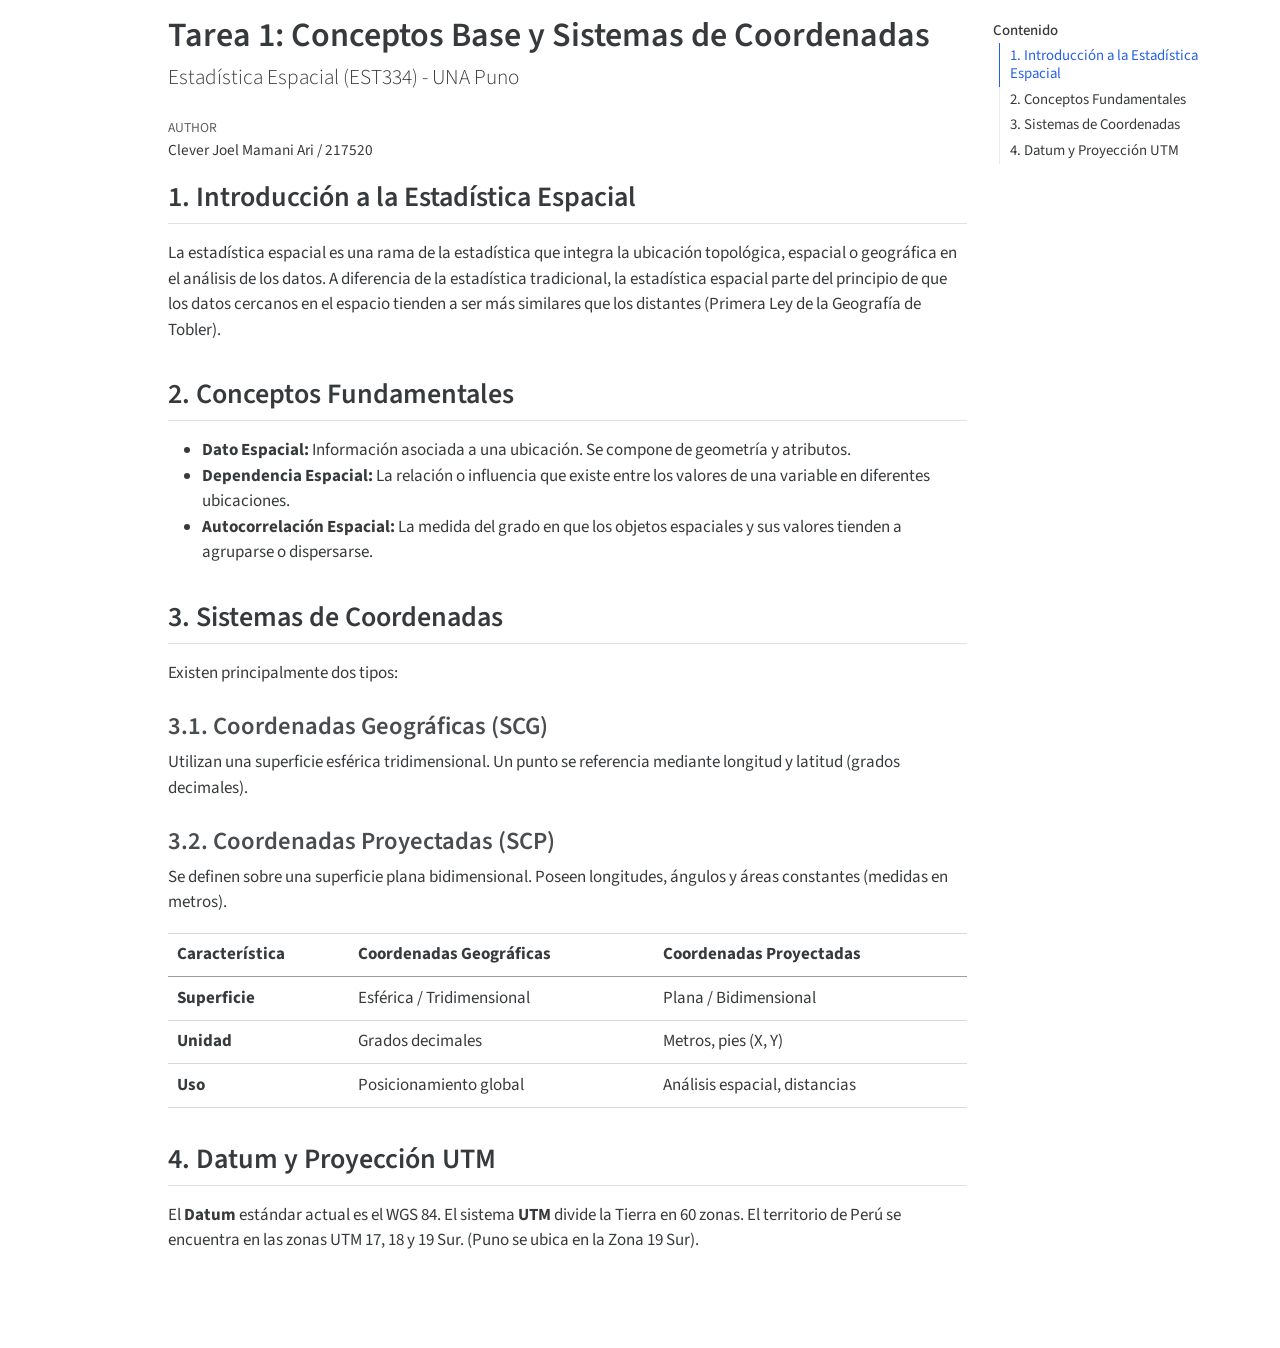
<file: assets/docs/tareas/tarea1.html>
<!DOCTYPE html>
<html xmlns="http://www.w3.org/1999/xhtml" lang="en" xml:lang="en"><head>

<meta charset="utf-8">
<meta name="generator" content="quarto-1.9.36">

<meta name="viewport" content="width=device-width, initial-scale=1.0, user-scalable=yes">

<meta name="author" content="Clever Joel Mamani Ari / 217520">

<title>Tarea 1: Conceptos Base y Sistemas de Coordenadas</title>
<style>
/* Default styles provided by pandoc.
** See https://pandoc.org/MANUAL.html#variables-for-html for config info.
*/
code{white-space: pre-wrap;}
span.smallcaps{font-variant: small-caps;}
div.columns{display: flex; gap: min(4vw, 1.5em);}
div.column{flex: auto; overflow-x: auto;}
div.hanging-indent{margin-left: 1.5em; text-indent: -1.5em;}
ul.task-list{list-style: none;}
ul.task-list li input[type="checkbox"] {
  width: 0.8em;
  margin: 0 0.8em 0.2em -1em; /* quarto-specific, see https://github.com/quarto-dev/quarto-cli/issues/4556 */ 
  vertical-align: middle;
}
</style>


<script src="tarea1_files/libs/clipboard/clipboard.min.js"></script>
<script src="tarea1_files/libs/quarto-html/quarto.js" type="module"></script>
<script src="tarea1_files/libs/quarto-html/tabsets/tabsets.js" type="module"></script>
<script src="tarea1_files/libs/quarto-html/popper.min.js"></script>
<script src="tarea1_files/libs/quarto-html/tippy.umd.min.js"></script>
<script src="tarea1_files/libs/quarto-html/anchor.min.js"></script>
<link href="tarea1_files/libs/quarto-html/tippy.css" rel="stylesheet">
<link href="tarea1_files/libs/quarto-html/quarto-syntax-highlighting-845c23b38eaddc0f92fda52bfe77a8c8.css" rel="stylesheet" id="quarto-text-highlighting-styles">
<script src="tarea1_files/libs/bootstrap/bootstrap.min.js"></script>
<link href="tarea1_files/libs/bootstrap/bootstrap-icons.css" rel="stylesheet">
<link href="tarea1_files/libs/bootstrap/bootstrap-67270d1595a62d14f123c043d4fb2f18.min.css" rel="stylesheet" append-hash="true" id="quarto-bootstrap" data-mode="light">
<style>html{ scroll-behavior: smooth; }</style>


</head>

<body class="quarto-light">

<div id="quarto-content" class="page-columns page-rows-contents page-layout-article">
<div id="quarto-margin-sidebar" class="sidebar margin-sidebar">
  <nav id="TOC" role="doc-toc" class="toc-active">
    <h2 id="toc-title">Contenido</h2>
   
  <ul>
  <li><a href="#introducción-a-la-estadística-espacial" id="toc-introducción-a-la-estadística-espacial" class="nav-link active" data-scroll-target="#introducción-a-la-estadística-espacial">1. Introducción a la Estadística Espacial</a></li>
  <li><a href="#conceptos-fundamentales" id="toc-conceptos-fundamentales" class="nav-link" data-scroll-target="#conceptos-fundamentales">2. Conceptos Fundamentales</a></li>
  <li><a href="#sistemas-de-coordenadas" id="toc-sistemas-de-coordenadas" class="nav-link" data-scroll-target="#sistemas-de-coordenadas">3. Sistemas de Coordenadas</a>
  <ul class="collapse">
  <li><a href="#coordenadas-geográficas-scg" id="toc-coordenadas-geográficas-scg" class="nav-link" data-scroll-target="#coordenadas-geográficas-scg">3.1. Coordenadas Geográficas (SCG)</a></li>
  <li><a href="#coordenadas-proyectadas-scp" id="toc-coordenadas-proyectadas-scp" class="nav-link" data-scroll-target="#coordenadas-proyectadas-scp">3.2. Coordenadas Proyectadas (SCP)</a></li>
  </ul></li>
  <li><a href="#datum-y-proyección-utm" id="toc-datum-y-proyección-utm" class="nav-link" data-scroll-target="#datum-y-proyección-utm">4. Datum y Proyección UTM</a></li>
  </ul>
</nav>
</div>
<main class="content" id="quarto-document-content">

<header id="title-block-header" class="quarto-title-block default">
<div class="quarto-title">
<h1 class="title">Tarea 1: Conceptos Base y Sistemas de Coordenadas</h1>
<p class="subtitle lead">Estadística Espacial (EST334) - UNA Puno</p>
</div>



<div class="quarto-title-meta">

    <div>
    <div class="quarto-title-meta-heading">Author</div>
    <div class="quarto-title-meta-contents">
             <p>Clever Joel Mamani Ari / 217520 </p>
          </div>
  </div>
    
  
    
  </div>
  


</header>


<section id="introducción-a-la-estadística-espacial" class="level2">
<h2 class="anchored" data-anchor-id="introducción-a-la-estadística-espacial">1. Introducción a la Estadística Espacial</h2>
<p>La estadística espacial es una rama de la estadística que integra la ubicación topológica, espacial o geográfica en el análisis de los datos. A diferencia de la estadística tradicional, la estadística espacial parte del principio de que los datos cercanos en el espacio tienden a ser más similares que los distantes (Primera Ley de la Geografía de Tobler).</p>
</section>
<section id="conceptos-fundamentales" class="level2">
<h2 class="anchored" data-anchor-id="conceptos-fundamentales">2. Conceptos Fundamentales</h2>
<ul>
<li><strong>Dato Espacial:</strong> Información asociada a una ubicación. Se compone de geometría y atributos.</li>
<li><strong>Dependencia Espacial:</strong> La relación o influencia que existe entre los valores de una variable en diferentes ubicaciones.</li>
<li><strong>Autocorrelación Espacial:</strong> La medida del grado en que los objetos espaciales y sus valores tienden a agruparse o dispersarse.</li>
</ul>
</section>
<section id="sistemas-de-coordenadas" class="level2">
<h2 class="anchored" data-anchor-id="sistemas-de-coordenadas">3. Sistemas de Coordenadas</h2>
<p>Existen principalmente dos tipos:</p>
<section id="coordenadas-geográficas-scg" class="level3">
<h3 class="anchored" data-anchor-id="coordenadas-geográficas-scg">3.1. Coordenadas Geográficas (SCG)</h3>
<p>Utilizan una superficie esférica tridimensional. Un punto se referencia mediante longitud y latitud (grados decimales).</p>
</section>
<section id="coordenadas-proyectadas-scp" class="level3">
<h3 class="anchored" data-anchor-id="coordenadas-proyectadas-scp">3.2. Coordenadas Proyectadas (SCP)</h3>
<p>Se definen sobre una superficie plana bidimensional. Poseen longitudes, ángulos y áreas constantes (medidas en metros).</p>
<table class="caption-top table">
<thead>
<tr class="header">
<th>Característica</th>
<th>Coordenadas Geográficas</th>
<th>Coordenadas Proyectadas</th>
</tr>
</thead>
<tbody>
<tr class="odd">
<td><strong>Superficie</strong></td>
<td>Esférica / Tridimensional</td>
<td>Plana / Bidimensional</td>
</tr>
<tr class="even">
<td><strong>Unidad</strong></td>
<td>Grados decimales</td>
<td>Metros, pies (X, Y)</td>
</tr>
<tr class="odd">
<td><strong>Uso</strong></td>
<td>Posicionamiento global</td>
<td>Análisis espacial, distancias</td>
</tr>
</tbody>
</table>
</section>
</section>
<section id="datum-y-proyección-utm" class="level2">
<h2 class="anchored" data-anchor-id="datum-y-proyección-utm">4. Datum y Proyección UTM</h2>
<p>El <strong>Datum</strong> estándar actual es el WGS 84. El sistema <strong>UTM</strong> divide la Tierra en 60 zonas. El territorio de Perú se encuentra en las zonas UTM 17, 18 y 19 Sur. (Puno se ubica en la Zona 19 Sur).</p>
</section>

</main>
<!-- /main column -->
<script id="quarto-html-after-body" type="application/javascript">
  window.document.addEventListener("DOMContentLoaded", function (event) {
    const icon = "";
    const anchorJS = new window.AnchorJS();
    anchorJS.options = {
      placement: 'right',
      icon: icon
    };
    anchorJS.add('.anchored');
    const isCodeAnnotation = (el) => {
      for (const clz of el.classList) {
        if (clz.startsWith('code-annotation-')) {                     
          return true;
        }
      }
      return false;
    }
    const onCopySuccess = function(e) {
      // button target
      const button = e.trigger;
      // don't keep focus
      button.blur();
      // flash "checked"
      button.classList.add('code-copy-button-checked');
      var currentTitle = button.getAttribute("title");
      button.setAttribute("title", "Copied!");
      let tooltip;
      if (window.bootstrap) {
        button.setAttribute("data-bs-toggle", "tooltip");
        button.setAttribute("data-bs-placement", "left");
        button.setAttribute("data-bs-title", "Copied!");
        tooltip = new bootstrap.Tooltip(button, 
          { trigger: "manual", 
            customClass: "code-copy-button-tooltip",
            offset: [0, -8]});
        tooltip.show();    
      }
      setTimeout(function() {
        if (tooltip) {
          tooltip.hide();
          button.removeAttribute("data-bs-title");
          button.removeAttribute("data-bs-toggle");
          button.removeAttribute("data-bs-placement");
        }
        button.setAttribute("title", currentTitle);
        button.classList.remove('code-copy-button-checked');
      }, 1000);
      // clear code selection
      e.clearSelection();
    }
    const getTextToCopy = function(trigger) {
      const outerScaffold = trigger.parentElement.cloneNode(true);
      const codeEl = outerScaffold.querySelector('code');
      for (const childEl of codeEl.children) {
        if (isCodeAnnotation(childEl)) {
          childEl.remove();
        }
      }
      return codeEl.innerText;
    }
    const clipboard = new window.ClipboardJS('.code-copy-button:not([data-in-quarto-modal])', {
      text: getTextToCopy
    });
    clipboard.on('success', onCopySuccess);
    if (window.document.getElementById('quarto-embedded-source-code-modal')) {
      const clipboardModal = new window.ClipboardJS('.code-copy-button[data-in-quarto-modal]', {
        text: getTextToCopy,
        container: window.document.getElementById('quarto-embedded-source-code-modal')
      });
      clipboardModal.on('success', onCopySuccess);
    }
      var localhostRegex = new RegExp(/^(?:http|https):\/\/localhost\:?[0-9]*\//);
      var mailtoRegex = new RegExp(/^mailto:/);
        var filterRegex = new RegExp('/' + window.location.host + '/');
      var isInternal = (href) => {
          return filterRegex.test(href) || localhostRegex.test(href) || mailtoRegex.test(href);
      }
      // Inspect non-navigation links and adorn them if external
     var links = window.document.querySelectorAll('a[href]:not(.nav-link):not(.navbar-brand):not(.toc-action):not(.sidebar-link):not(.sidebar-item-toggle):not(.pagination-link):not(.no-external):not([aria-hidden]):not(.dropdown-item):not(.quarto-navigation-tool):not(.about-link)');
      for (var i=0; i<links.length; i++) {
        const link = links[i];
        if (!isInternal(link.href)) {
          // undo the damage that might have been done by quarto-nav.js in the case of
          // links that we want to consider external
          if (link.dataset.originalHref !== undefined) {
            link.href = link.dataset.originalHref;
          }
        }
      }
    function tippyHover(el, contentFn, onTriggerFn, onUntriggerFn) {
      const config = {
        allowHTML: true,
        maxWidth: 500,
        delay: 100,
        arrow: false,
        appendTo: function(el) {
            return el.parentElement;
        },
        interactive: true,
        interactiveBorder: 10,
        theme: 'quarto',
        placement: 'bottom-start',
      };
      if (contentFn) {
        config.content = contentFn;
      }
      if (onTriggerFn) {
        config.onTrigger = onTriggerFn;
      }
      if (onUntriggerFn) {
        config.onUntrigger = onUntriggerFn;
      }
      window.tippy(el, config); 
    }
    const noterefs = window.document.querySelectorAll('a[role="doc-noteref"]');
    for (var i=0; i<noterefs.length; i++) {
      const ref = noterefs[i];
      tippyHover(ref, function() {
        // use id or data attribute instead here
        let href = ref.getAttribute('data-footnote-href') || ref.getAttribute('href');
        try { href = new URL(href).hash; } catch {}
        const id = href.replace(/^#\/?/, "");
        const note = window.document.getElementById(id);
        if (note) {
          return note.innerHTML;
        } else {
          return "";
        }
      });
    }
    const xrefs = window.document.querySelectorAll('a.quarto-xref');
    const processXRef = (id, note) => {
      // Strip column container classes
      const stripColumnClz = (el) => {
        el.classList.remove("page-full", "page-columns");
        if (el.children) {
          for (const child of el.children) {
            stripColumnClz(child);
          }
        }
      }
      stripColumnClz(note)
      if (id === null || id.startsWith('sec-')) {
        // Special case sections, only their first couple elements
        const container = document.createElement("div");
        if (note.children && note.children.length > 2) {
          container.appendChild(note.children[0].cloneNode(true));
          for (let i = 1; i < note.children.length; i++) {
            const child = note.children[i];
            if (child.tagName === "P" && child.innerText === "") {
              continue;
            } else {
              container.appendChild(child.cloneNode(true));
              break;
            }
          }
          if (window.Quarto?.typesetMath) {
            window.Quarto.typesetMath(container);
          }
          return container.innerHTML
        } else {
          if (window.Quarto?.typesetMath) {
            window.Quarto.typesetMath(note);
          }
          return note.innerHTML;
        }
      } else {
        // Remove any anchor links if they are present
        const anchorLink = note.querySelector('a.anchorjs-link');
        if (anchorLink) {
          anchorLink.remove();
        }
        if (window.Quarto?.typesetMath) {
          window.Quarto.typesetMath(note);
        }
        if (note.classList.contains("callout")) {
          return note.outerHTML;
        } else {
          return note.innerHTML;
        }
      }
    }
    for (var i=0; i<xrefs.length; i++) {
      const xref = xrefs[i];
      tippyHover(xref, undefined, function(instance) {
        instance.disable();
        let url = xref.getAttribute('href');
        let hash = undefined; 
        if (url.startsWith('#')) {
          hash = url;
        } else {
          try { hash = new URL(url).hash; } catch {}
        }
        if (hash) {
          const id = hash.replace(/^#\/?/, "");
          const note = window.document.getElementById(id);
          if (note !== null) {
            try {
              const html = processXRef(id, note.cloneNode(true));
              instance.setContent(html);
            } finally {
              instance.enable();
              instance.show();
            }
          } else {
            // See if we can fetch this
            fetch(url.split('#')[0])
            .then(res => res.text())
            .then(html => {
              const parser = new DOMParser();
              const htmlDoc = parser.parseFromString(html, "text/html");
              const note = htmlDoc.getElementById(id);
              if (note !== null) {
                const html = processXRef(id, note);
                instance.setContent(html);
              } 
            }).finally(() => {
              instance.enable();
              instance.show();
            });
          }
        } else {
          // See if we can fetch a full url (with no hash to target)
          // This is a special case and we should probably do some content thinning / targeting
          fetch(url)
          .then(res => res.text())
          .then(html => {
            const parser = new DOMParser();
            const htmlDoc = parser.parseFromString(html, "text/html");
            const note = htmlDoc.querySelector('main.content');
            if (note !== null) {
              // This should only happen for chapter cross references
              // (since there is no id in the URL)
              // remove the first header
              if (note.children.length > 0 && note.children[0].tagName === "HEADER") {
                note.children[0].remove();
              }
              const html = processXRef(null, note);
              instance.setContent(html);
            } 
          }).finally(() => {
            instance.enable();
            instance.show();
          });
        }
      }, function(instance) {
      });
    }
        let selectedAnnoteEl;
        const selectorForAnnotation = ( cell, annotation) => {
          let cellAttr = 'data-code-cell="' + cell + '"';
          let lineAttr = 'data-code-annotation="' +  annotation + '"';
          const selector = 'span[' + cellAttr + '][' + lineAttr + ']';
          return selector;
        }
        const selectCodeLines = (annoteEl) => {
          const doc = window.document;
          const targetCell = annoteEl.getAttribute("data-target-cell");
          const targetAnnotation = annoteEl.getAttribute("data-target-annotation");
          const annoteSpan = window.document.querySelector(selectorForAnnotation(targetCell, targetAnnotation));
          const lines = annoteSpan.getAttribute("data-code-lines").split(",");
          const lineIds = lines.map((line) => {
            return targetCell + "-" + line;
          })
          let top = null;
          let height = null;
          let parent = null;
          if (lineIds.length > 0) {
              //compute the position of the single el (top and bottom and make a div)
              const el = window.document.getElementById(lineIds[0]);
              top = el.offsetTop;
              height = el.offsetHeight;
              parent = el.parentElement.parentElement;
            if (lineIds.length > 1) {
              const lastEl = window.document.getElementById(lineIds[lineIds.length - 1]);
              const bottom = lastEl.offsetTop + lastEl.offsetHeight;
              height = bottom - top;
            }
            if (top !== null && height !== null && parent !== null) {
              // cook up a div (if necessary) and position it 
              let div = window.document.getElementById("code-annotation-line-highlight");
              if (div === null) {
                div = window.document.createElement("div");
                div.setAttribute("id", "code-annotation-line-highlight");
                div.style.position = 'absolute';
                parent.appendChild(div);
              }
              div.style.top = top - 2 + "px";
              div.style.height = height + 4 + "px";
              div.style.left = 0;
              let gutterDiv = window.document.getElementById("code-annotation-line-highlight-gutter");
              if (gutterDiv === null) {
                gutterDiv = window.document.createElement("div");
                gutterDiv.setAttribute("id", "code-annotation-line-highlight-gutter");
                gutterDiv.style.position = 'absolute';
                const codeCell = window.document.getElementById(targetCell);
                const gutter = codeCell.querySelector('.code-annotation-gutter');
                gutter.appendChild(gutterDiv);
              }
              gutterDiv.style.top = top - 2 + "px";
              gutterDiv.style.height = height + 4 + "px";
            }
            selectedAnnoteEl = annoteEl;
          }
        };
        const unselectCodeLines = () => {
          const elementsIds = ["code-annotation-line-highlight", "code-annotation-line-highlight-gutter"];
          elementsIds.forEach((elId) => {
            const div = window.document.getElementById(elId);
            if (div) {
              div.remove();
            }
          });
          selectedAnnoteEl = undefined;
        };
          // Handle positioning of the toggle
      window.addEventListener(
        "resize",
        throttle(() => {
          elRect = undefined;
          if (selectedAnnoteEl) {
            selectCodeLines(selectedAnnoteEl);
          }
        }, 10)
      );
      function throttle(fn, ms) {
      let throttle = false;
      let timer;
        return (...args) => {
          if(!throttle) { // first call gets through
              fn.apply(this, args);
              throttle = true;
          } else { // all the others get throttled
              if(timer) clearTimeout(timer); // cancel #2
              timer = setTimeout(() => {
                fn.apply(this, args);
                timer = throttle = false;
              }, ms);
          }
        };
      }
        // Attach click handler to the DT
        const annoteDls = window.document.querySelectorAll('dt[data-target-cell]');
        for (const annoteDlNode of annoteDls) {
          annoteDlNode.addEventListener('click', (event) => {
            const clickedEl = event.target;
            if (clickedEl !== selectedAnnoteEl) {
              unselectCodeLines();
              const activeEl = window.document.querySelector('dt[data-target-cell].code-annotation-active');
              if (activeEl) {
                activeEl.classList.remove('code-annotation-active');
              }
              selectCodeLines(clickedEl);
              clickedEl.classList.add('code-annotation-active');
            } else {
              // Unselect the line
              unselectCodeLines();
              clickedEl.classList.remove('code-annotation-active');
            }
          });
        }
    const findCites = (el) => {
      const parentEl = el.parentElement;
      if (parentEl) {
        const cites = parentEl.dataset.cites;
        if (cites) {
          return {
            el,
            cites: cites.split(' ')
          };
        } else {
          return findCites(el.parentElement)
        }
      } else {
        return undefined;
      }
    };
    var bibliorefs = window.document.querySelectorAll('a[role="doc-biblioref"]');
    for (var i=0; i<bibliorefs.length; i++) {
      const ref = bibliorefs[i];
      const citeInfo = findCites(ref);
      if (citeInfo) {
        tippyHover(citeInfo.el, function() {
          var popup = window.document.createElement('div');
          citeInfo.cites.forEach(function(cite) {
            var citeDiv = window.document.createElement('div');
            citeDiv.classList.add('hanging-indent');
            citeDiv.classList.add('csl-entry');
            var biblioDiv = window.document.getElementById('ref-' + cite);
            if (biblioDiv) {
              citeDiv.innerHTML = biblioDiv.innerHTML;
            }
            popup.appendChild(citeDiv);
          });
          return popup.innerHTML;
        });
      }
    }
  });
  </script>
</div> <!-- /content -->




<script src="tarea1_files/libs/quarto-html/zenscroll-min.js"></script>
</body></html>
</file>
<file: assets/docs/tareas/tarea1_files/libs/quarto-html/tippy.css>
.tippy-box[data-animation=fade][data-state=hidden]{opacity:0}[data-tippy-root]{max-width:calc(100vw - 10px)}.tippy-box{position:relative;background-color:#333;color:#fff;border-radius:4px;font-size:14px;line-height:1.4;white-space:normal;outline:0;transition-property:transform,visibility,opacity}.tippy-box[data-placement^=top]>.tippy-arrow{bottom:0}.tippy-box[data-placement^=top]>.tippy-arrow:before{bottom:-7px;left:0;border-width:8px 8px 0;border-top-color:initial;transform-origin:center top}.tippy-box[data-placement^=bottom]>.tippy-arrow{top:0}.tippy-box[data-placement^=bottom]>.tippy-arrow:before{top:-7px;left:0;border-width:0 8px 8px;border-bottom-color:initial;transform-origin:center bottom}.tippy-box[data-placement^=left]>.tippy-arrow{right:0}.tippy-box[data-placement^=left]>.tippy-arrow:before{border-width:8px 0 8px 8px;border-left-color:initial;right:-7px;transform-origin:center left}.tippy-box[data-placement^=right]>.tippy-arrow{left:0}.tippy-box[data-placement^=right]>.tippy-arrow:before{left:-7px;border-width:8px 8px 8px 0;border-right-color:initial;transform-origin:center right}.tippy-box[data-inertia][data-state=visible]{transition-timing-function:cubic-bezier(.54,1.5,.38,1.11)}.tippy-arrow{width:16px;height:16px;color:#333}.tippy-arrow:before{content:"";position:absolute;border-color:transparent;border-style:solid}.tippy-content{position:relative;padding:5px 9px;z-index:1}
</file>
<file: assets/docs/tareas/tarea1_files/libs/quarto-html/quarto-syntax-highlighting-845c23b38eaddc0f92fda52bfe77a8c8.css>
/* quarto syntax highlight colors */
:root {
  --quarto-hl-ot-color: #003B4F;
  --quarto-hl-at-color: #657422;
  --quarto-hl-ss-color: #20794D;
  --quarto-hl-an-color: #5E5E5E;
  --quarto-hl-fu-color: #4758AB;
  --quarto-hl-st-color: #20794D;
  --quarto-hl-cf-color: #003B4F;
  --quarto-hl-op-color: #5E5E5E;
  --quarto-hl-er-color: #AD0000;
  --quarto-hl-bn-color: #AD0000;
  --quarto-hl-al-color: #AD0000;
  --quarto-hl-va-color: #111111;
  --quarto-hl-bu-color: inherit;
  --quarto-hl-ex-color: inherit;
  --quarto-hl-pp-color: #AD0000;
  --quarto-hl-in-color: #5E5E5E;
  --quarto-hl-vs-color: #20794D;
  --quarto-hl-wa-color: #5E5E5E;
  --quarto-hl-do-color: #5E5E5E;
  --quarto-hl-im-color: #00769E;
  --quarto-hl-ch-color: #20794D;
  --quarto-hl-dt-color: #AD0000;
  --quarto-hl-fl-color: #AD0000;
  --quarto-hl-co-color: #5E5E5E;
  --quarto-hl-cv-color: #5E5E5E;
  --quarto-hl-cn-color: #8f5902;
  --quarto-hl-sc-color: #5E5E5E;
  --quarto-hl-dv-color: #AD0000;
  --quarto-hl-kw-color: #003B4F;
}

/* other quarto variables */
:root {
  --quarto-font-monospace: SFMono-Regular, Menlo, Monaco, Consolas, "Liberation Mono", "Courier New", monospace;
}

/* syntax highlight based on Pandoc's rules */
pre > code.sourceCode > span {
  color: #003B4F;
}

code.sourceCode > span {
  color: #003B4F;
}

div.sourceCode,
div.sourceCode pre.sourceCode {
  color: #003B4F;
}

/* Normal */
code span {
  color: #003B4F;
}

/* Alert */
code span.al {
  color: #AD0000;
  font-style: inherit;
}

/* Annotation */
code span.an {
  color: #5E5E5E;
  font-style: inherit;
}

/* Attribute */
code span.at {
  color: #657422;
  font-style: inherit;
}

/* BaseN */
code span.bn {
  color: #AD0000;
  font-style: inherit;
}

/* BuiltIn */
code span.bu {
  font-style: inherit;
}

/* ControlFlow */
code span.cf {
  color: #003B4F;
  font-weight: bold;
  font-style: inherit;
}

/* Char */
code span.ch {
  color: #20794D;
  font-style: inherit;
}

/* Constant */
code span.cn {
  color: #8f5902;
  font-style: inherit;
}

/* Comment */
code span.co {
  color: #5E5E5E;
  font-style: inherit;
}

/* CommentVar */
code span.cv {
  color: #5E5E5E;
  font-style: italic;
}

/* Documentation */
code span.do {
  color: #5E5E5E;
  font-style: italic;
}

/* DataType */
code span.dt {
  color: #AD0000;
  font-style: inherit;
}

/* DecVal */
code span.dv {
  color: #AD0000;
  font-style: inherit;
}

/* Error */
code span.er {
  color: #AD0000;
  font-style: inherit;
}

/* Extension */
code span.ex {
  font-style: inherit;
}

/* Float */
code span.fl {
  color: #AD0000;
  font-style: inherit;
}

/* Function */
code span.fu {
  color: #4758AB;
  font-style: inherit;
}

/* Import */
code span.im {
  color: #00769E;
  font-style: inherit;
}

/* Information */
code span.in {
  color: #5E5E5E;
  font-style: inherit;
}

/* Keyword */
code span.kw {
  color: #003B4F;
  font-weight: bold;
  font-style: inherit;
}

/* Operator */
code span.op {
  color: #5E5E5E;
  font-style: inherit;
}

/* Other */
code span.ot {
  color: #003B4F;
  font-style: inherit;
}

/* Preprocessor */
code span.pp {
  color: #AD0000;
  font-style: inherit;
}

/* SpecialChar */
code span.sc {
  color: #5E5E5E;
  font-style: inherit;
}

/* SpecialString */
code span.ss {
  color: #20794D;
  font-style: inherit;
}

/* String */
code span.st {
  color: #20794D;
  font-style: inherit;
}

/* Variable */
code span.va {
  color: #111111;
  font-style: inherit;
}

/* VerbatimString */
code span.vs {
  color: #20794D;
  font-style: inherit;
}

/* Warning */
code span.wa {
  color: #5E5E5E;
  font-style: italic;
}

.prevent-inlining {
  content: "</";
}

/*# sourceMappingURL=ac89f0bb514bba72461919f78549e31c.css.map */
</file>
